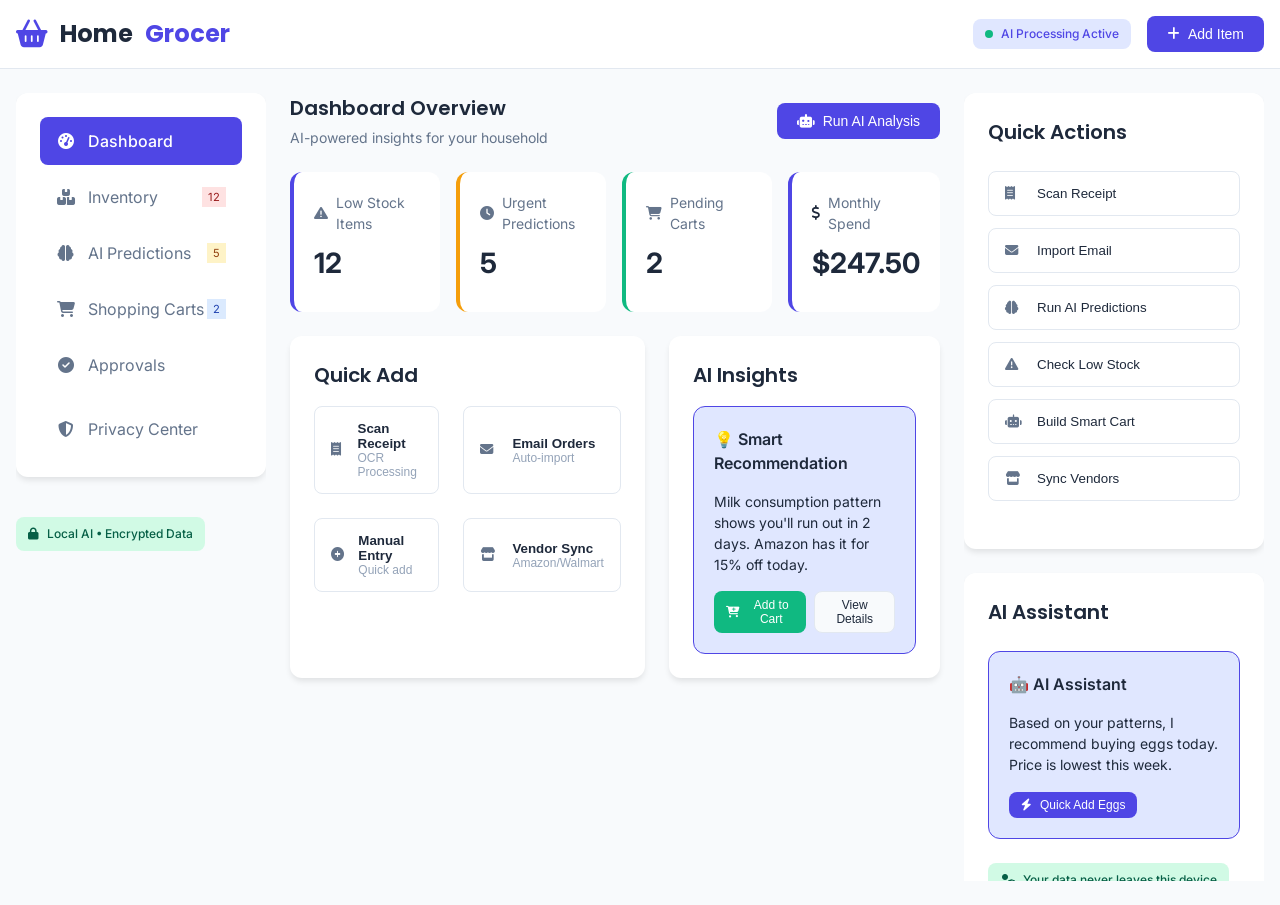
<file: templates/index.html>
<!DOCTYPE html>
<html lang="en">
<head>
    <meta charset="UTF-8">
    <meta name="viewport" content="width=device-width, initial-scale=1.0">
    <title>HomeGrocer - AI Shopping Assistant</title>
    
    <!-- Fonts & Icons -->
    <link rel="preconnect" href="https://fonts.googleapis.com">
    <link rel="preconnect" href="https://fonts.gstatic.com" crossorigin>
    <link href="https://fonts.googleapis.com/css2?family=Inter:wght@300;400;500;600;700;800&family=Poppins:wght@400;500;600;700;800&display=swap" rel="stylesheet">
    <link rel="stylesheet" href="https://cdnjs.cloudflare.com/ajax/libs/font-awesome/6.4.0/css/all.min.css">
    
    <!-- CSS -->
    <style>
        /* ===== CSS Reset & Variables ===== */
        :root {
            --primary: #4f46e5;
            --primary-dark: #4338ca;
            --primary-light: #e0e7ff;
            --secondary: #10b981;
            --warning: #f59e0b;
            --danger: #ef4444;
            --success: #10b981;
            --info: #3b82f6;
            
            --bg-primary: #ffffff;
            --bg-secondary: #f8fafc;
            --bg-sidebar: #0f172a;
            --bg-card: #ffffff;
            
            --text-primary: #1e293b;
            --text-secondary: #64748b;
            --text-muted: #94a3b8;
            
            --border: #e2e8f0;
            --border-light: #f1f5f9;
            
            --shadow-sm: 0 1px 2px 0 rgb(0 0 0 / 0.05);
            --shadow-md: 0 4px 6px -1px rgb(0 0 0 / 0.1);
            --shadow-lg: 0 10px 15px -3px rgb(0 0 0 / 0.1);
            --shadow-xl: 0 20px 25px -5px rgb(0 0 0 / 0.1);
            
            --radius-sm: 0.375rem;
            --radius-md: 0.5rem;
            --radius-lg: 0.75rem;
            --radius-xl: 1rem;
            
            --transition: all 0.2s ease;
        }
        
        * {
            margin: 0;
            padding: 0;
            box-sizing: border-box;
        }
        
        body {
            font-family: 'Inter', sans-serif;
            background: var(--bg-secondary);
            color: var(--text-primary);
            line-height: 1.5;
            min-height: 100vh;
            overflow-x: hidden;
        }
        
        /* ===== Utility Classes ===== */
        .container {
            max-width: 1400px;
            margin: 0 auto;
            padding: 0 1rem;
        }
        
        .card {
            background: var(--bg-card);
            border-radius: var(--radius-lg);
            box-shadow: var(--shadow-md);
            padding: 1.5rem;
            transition: var(--transition);
        }
        
        .card:hover {
            box-shadow: var(--shadow-lg);
        }
        
        .btn {
            display: inline-flex;
            align-items: center;
            gap: 0.5rem;
            padding: 0.625rem 1.25rem;
            border-radius: var(--radius-md);
            font-weight: 500;
            font-size: 0.875rem;
            cursor: pointer;
            transition: var(--transition);
            border: none;
            outline: none;
        }
        
        .btn-primary {
            background: var(--primary);
            color: white;
        }
        
        .btn-primary:hover {
            background: var(--primary-dark);
            transform: translateY(-1px);
        }
        
        .btn-secondary {
            background: var(--bg-secondary);
            color: var(--text-primary);
            border: 1px solid var(--border);
        }
        
        .btn-success {
            background: var(--success);
            color: white;
        }
        
        .btn-warning {
            background: var(--warning);
            color: white;
        }
        
        .btn-sm {
            padding: 0.375rem 0.75rem;
            font-size: 0.75rem;
        }
        
        .icon-btn {
            width: 2.5rem;
            height: 2.5rem;
            display: inline-flex;
            align-items: center;
            justify-content: center;
            border-radius: var(--radius-md);
            background: var(--bg-secondary);
            color: var(--text-secondary);
            border: 1px solid var(--border);
            cursor: pointer;
            transition: var(--transition);
        }
        
        .icon-btn:hover {
            background: var(--primary-light);
            color: var(--primary);
        }
        
        .badge {
            display: inline-flex;
            align-items: center;
            padding: 0.25rem 0.625rem;
            border-radius: 999px;
            font-size: 0.75rem;
            font-weight: 500;
        }
        
        .badge-success { background: #d1fae5; color: #065f46; }
        .badge-warning { background: #fef3c7; color: #92400e; }
        .badge-danger { background: #fee2e2; color: #991b1b; }
        .badge-info { background: #dbeafe; color: #1e40af; }
        .badge-secondary { background: var(--bg-secondary); color: var(--text-secondary); }
        
        .grid-2 { display: grid; grid-template-columns: repeat(2, 1fr); gap: 1.5rem; }
        .grid-3 { display: grid; grid-template-columns: repeat(3, 1fr); gap: 1.5rem; }
        .grid-4 { display: grid; grid-template-columns: repeat(4, 1fr); gap: 1.5rem; }
        
        .section {
            margin-bottom: 2rem;
        }
        
        .section-header {
            display: flex;
            justify-content: space-between;
            align-items: center;
            margin-bottom: 1.5rem;
        }
        
        .section-title {
            font-family: 'Poppins', sans-serif;
            font-weight: 600;
            font-size: 1.25rem;
            color: var(--text-primary);
        }
        
        .section-subtitle {
            font-size: 0.875rem;
            color: var(--text-secondary);
            margin-top: 0.25rem;
        }
        
        /* ===== Loading Screen ===== */
        .loading-screen {
            position: fixed;
            top: 0;
            left: 0;
            width: 100%;
            height: 100%;
            background: var(--bg-primary);
            display: flex;
            align-items: center;
            justify-content: center;
            z-index: 9999;
            transition: opacity 0.3s ease;
        }
        
        .loader {
            text-align: center;
        }
        
        .ai-loader {
            position: relative;
            width: 80px;
            height: 80px;
            margin: 0 auto 1rem;
        }
        
        .ai-loader i {
            font-size: 2.5rem;
            color: var(--primary);
            position: relative;
            z-index: 2;
        }
        
        .ai-loader::before {
            content: '';
            position: absolute;
            top: 50%;
            left: 50%;
            transform: translate(-50%, -50%);
            width: 100px;
            height: 100px;
            border-radius: 50%;
            background: var(--primary-light);
            animation: pulse 2s infinite;
        }
        
        @keyframes pulse {
            0% { opacity: 0.5; transform: translate(-50%, -50%) scale(0.8); }
            50% { opacity: 0.2; transform: translate(-50%, -50%) scale(1.2); }
            100% { opacity: 0.5; transform: translate(-50%, -50%) scale(0.8); }
        }
        
        /* ===== Header ===== */
        header {
            background: var(--bg-primary);
            border-bottom: 1px solid var(--border);
            position: sticky;
            top: 0;
            z-index: 100;
        }
        
        .header-container {
            display: flex;
            align-items: center;
            justify-content: space-between;
            padding: 1rem 0;
        }
        
        .logo {
            display: flex;
            align-items: center;
            gap: 0.75rem;
            font-family: 'Poppins', sans-serif;
            font-weight: 700;
            font-size: 1.5rem;
            color: var(--text-primary);
        }
        
        .logo i {
            color: var(--primary);
            font-size: 1.75rem;
        }
        
        .logo span {
            color: var(--primary);
        }
        
        .header-actions {
            display: flex;
            align-items: center;
            gap: 1rem;
        }
        
        .ai-status {
            display: flex;
            align-items: center;
            gap: 0.5rem;
            padding: 0.375rem 0.75rem;
            background: var(--primary-light);
            border-radius: var(--radius-md);
            font-size: 0.75rem;
            font-weight: 500;
            color: var(--primary);
        }
        
        .ai-status::before {
            content: '';
            width: 8px;
            height: 8px;
            background: var(--success);
            border-radius: 50%;
            animation: blink 2s infinite;
        }
        
        @keyframes blink {
            0%, 100% { opacity: 1; }
            50% { opacity: 0.5; }
        }
        
        /* ===== Main Layout ===== */
        .main-layout {
            display: grid;
            grid-template-columns: 250px 1fr 300px;
            gap: 1.5rem;
            padding: 1.5rem 0;
            min-height: calc(100vh - 73px);
        }
        
        /* ===== Sidebar Navigation ===== */
        .sidebar {
            position: sticky;
            top: 5rem;
            height: calc(100vh - 7rem);
            overflow-y: auto;
        }
        
        .sidebar-nav {
            display: flex;
            flex-direction: column;
            gap: 0.5rem;
        }
        
        .nav-item {
            display: flex;
            align-items: center;
            gap: 0.75rem;
            padding: 0.75rem 1rem;
            border-radius: var(--radius-md);
            color: var(--text-secondary);
            text-decoration: none;
            transition: var(--transition);
            position: relative;
        }
        
        .nav-item:hover {
            background: var(--primary-light);
            color: var(--primary);
        }
        
        .nav-item.active {
            background: var(--primary);
            color: white;
            font-weight: 500;
        }
        
        .nav-item i {
            width: 20px;
            text-align: center;
        }
        
        .nav-badge {
            position: absolute;
            right: 1rem;
            font-size: 0.7rem;
            padding: 0.125rem 0.375rem;
        }
        
        /* ===== Main Content ===== */
        .main-content {
            min-height: calc(100vh - 10rem);
        }
        
        /* ===== Dashboard Stats ===== */
        .stats-grid {
            display: grid;
            grid-template-columns: repeat(4, 1fr);
            gap: 1rem;
            margin-bottom: 2rem;
        }
        
        .stat-card {
            background: var(--bg-card);
            border-radius: var(--radius-lg);
            padding: 1.25rem;
            border-left: 4px solid var(--primary);
        }
        
        .stat-card.warning { border-color: var(--warning); }
        .stat-card.success { border-color: var(--success); }
        .stat-card.danger { border-color: var(--danger); }
        
        .stat-value {
            font-size: 1.75rem;
            font-weight: 700;
            margin: 0.5rem 0;
        }
        
        .stat-label {
            font-size: 0.875rem;
            color: var(--text-secondary);
            display: flex;
            align-items: center;
            gap: 0.5rem;
        }
        
        /* ===== Inventory Section ===== */
        .inventory-table {
            width: 100%;
            border-collapse: collapse;
            background: var(--bg-card);
            border-radius: var(--radius-lg);
            overflow: hidden;
            box-shadow: var(--shadow-sm);
        }
        
        .inventory-table th {
            background: var(--bg-secondary);
            padding: 1rem;
            text-align: left;
            font-weight: 600;
            color: var(--text-primary);
            border-bottom: 1px solid var(--border);
        }
        
        .inventory-table td {
            padding: 1rem;
            border-bottom: 1px solid var(--border-light);
        }
        
        .inventory-table tr:last-child td {
            border-bottom: none;
        }
        
        .inventory-table tr:hover {
            background: var(--bg-secondary);
        }
        
        .quantity-indicator {
            display: inline-flex;
            align-items: center;
            gap: 0.5rem;
        }
        
        .progress-bar {
            width: 100px;
            height: 6px;
            background: var(--border);
            border-radius: 3px;
            overflow: hidden;
        }
        
        .progress-fill {
            height: 100%;
            border-radius: 3px;
        }
        
        .progress-low { background: var(--danger); }
        .progress-medium { background: var(--warning); }
        .progress-high { background: var(--success); }
        
        /* ===== Prediction Cards ===== */
        .prediction-cards {
            display: grid;
            grid-template-columns: repeat(auto-fit, minmax(300px, 1fr));
            gap: 1rem;
        }
        
        .prediction-card {
            border: 1px solid var(--border);
            border-radius: var(--radius-lg);
            padding: 1.25rem;
            position: relative;
        }
        
        .prediction-card::before {
            content: '';
            position: absolute;
            top: 0;
            left: 0;
            width: 4px;
            height: 100%;
            border-radius: var(--radius-lg) 0 0 var(--radius-lg);
            background: var(--warning);
        }
        
        .prediction-card.urgent::before { background: var(--danger); }
        .prediction-card.normal::before { background: var(--success); }
        
        .prediction-header {
            display: flex;
            justify-content: space-between;
            align-items: start;
            margin-bottom: 0.75rem;
        }
        
        .confidence {
            font-size: 0.75rem;
            padding: 0.25rem 0.5rem;
            background: var(--primary-light);
            color: var(--primary);
            border-radius: var(--radius-sm);
        }
        
        /* ===== Shopping Cart ===== */
        .cart-item {
            display: flex;
            align-items: center;
            gap: 1rem;
            padding: 1rem;
            border: 1px solid var(--border);
            border-radius: var(--radius-md);
            margin-bottom: 0.75rem;
        }
        
        .cart-item-img {
            width: 60px;
            height: 60px;
            background: var(--bg-secondary);
            border-radius: var(--radius-md);
            display: flex;
            align-items: center;
            justify-content: center;
            font-size: 1.5rem;
            color: var(--text-muted);
        }
        
        .cart-item-details {
            flex: 1;
        }
        
        .cart-item-price {
            font-weight: 600;
            color: var(--text-primary);
        }
        
        .quantity-control {
            display: flex;
            align-items: center;
            gap: 0.5rem;
        }
        
        .quantity-btn {
            width: 28px;
            height: 28px;
            border-radius: var(--radius-sm);
            border: 1px solid var(--border);
            background: var(--bg-primary);
            cursor: pointer;
        }
        
        /* ===== Approval Section ===== */
        .approval-cards {
            display: grid;
            gap: 1rem;
        }
        
        .approval-card {
            border: 1px solid var(--border);
            border-radius: var(--radius-lg);
            padding: 1.5rem;
            display: grid;
            grid-template-columns: 1fr auto;
            gap: 1.5rem;
            align-items: center;
        }
        
        .approval-actions {
            display: flex;
            gap: 0.5rem;
        }
        
        /* ===== Quick Actions Panel ===== */
        .actions-panel {
            position: sticky;
            top: 5rem;
            height: calc(100vh - 7rem);
            overflow-y: auto;
        }
        
        .action-buttons {
            display: grid;
            gap: 0.75rem;
            margin-bottom: 1.5rem;
        }
        
        .action-btn {
            display: flex;
            align-items: center;
            gap: 0.75rem;
            padding: 0.875rem 1rem;
            background: var(--bg-primary);
            border: 1px solid var(--border);
            border-radius: var(--radius-md);
            color: var(--text-primary);
            font-weight: 500;
            cursor: pointer;
            transition: var(--transition);
            width: 100%;
            text-align: left;
        }
        
        .action-btn:hover {
            background: var(--primary-light);
            border-color: var(--primary);
            color: var(--primary);
        }
        
        .action-btn i {
            width: 20px;
            color: var(--text-secondary);
        }
        
        .action-btn:hover i {
            color: var(--primary);
        }
        
        /* ===== AI Insights ===== */
        .ai-insights {
            background: var(--primary-light);
            border: 1px solid var(--primary);
            border-radius: var(--radius-lg);
            padding: 1.25rem;
        }
        
        .insight-item {
            margin-top: 1rem;
            padding-top: 1rem;
            border-top: 1px solid rgba(79, 70, 229, 0.1);
        }
        
        .insight-item:first-child {
            margin-top: 0;
            padding-top: 0;
            border-top: none;
        }
        
        /* ===== Privacy Badge ===== */
        .privacy-badge {
            display: inline-flex;
            align-items: center;
            gap: 0.5rem;
            padding: 0.5rem 0.75rem;
            background: #d1fae5;
            color: #065f46;
            border-radius: var(--radius-md);
            font-size: 0.75rem;
            font-weight: 500;
            margin-top: 1rem;
        }
        
        /* ===== Responsive Design ===== */
        @media (max-width: 1200px) {
            .main-layout {
                grid-template-columns: 200px 1fr 250px;
            }
            
            .stats-grid {
                grid-template-columns: repeat(2, 1fr);
            }
        }
        
        @media (max-width: 992px) {
            .main-layout {
                grid-template-columns: 1fr;
            }
            
            .sidebar, .actions-panel {
                display: none;
            }
            
            .stats-grid {
                grid-template-columns: repeat(4, 1fr);
            }
        }
        
        @media (max-width: 768px) {
            .stats-grid {
                grid-template-columns: repeat(2, 1fr);
            }
            
            .grid-3, .grid-4 {
                grid-template-columns: repeat(2, 1fr);
            }
            
            .header-actions {
                display: none;
            }
        }
        
        @media (max-width: 576px) {
            .stats-grid,
            .grid-2,
            .grid-3,
            .grid-4 {
                grid-template-columns: 1fr;
            }
            
            .approval-card {
                grid-template-columns: 1fr;
            }
        }
        
        /* ===== Utility Classes ===== */
        .mb-1 { margin-bottom: 0.5rem; }
        .mb-2 { margin-bottom: 1rem; }
        .mb-3 { margin-bottom: 1.5rem; }
        .mt-1 { margin-top: 0.5rem; }
        .mt-2 { margin-top: 1rem; }
        .mt-3 { margin-top: 1.5rem; }
        
        .text-sm { font-size: 0.875rem; }
        .text-xs { font-size: 0.75rem; }
        
        .text-primary { color: var(--text-primary); }
        .text-secondary { color: var(--text-secondary); }
        .text-muted { color: var(--text-muted); }
        
        .font-semibold { font-weight: 600; }
        .font-bold { font-weight: 700; }
        
        .hidden { display: none; }
        .block { display: block; }
        .flex { display: flex; }
        .items-center { align-items: center; }
        .justify-between { justify-content: space-between; }
        .gap-2 { gap: 0.5rem; }
        .gap-3 { gap: 1rem; }
        .gap-4 { gap: 1.5rem; }
    </style>
</head>
<body>
    <!-- Loading Screen -->
    <div class="loading-screen" id="loadingScreen">
        <div class="loader">
            <div class="ai-loader">
                <i class="fas fa-robot"></i>
            </div>
            <p>Initializing AI Shopping Assistant...</p>
        </div>
    </div>

    <!-- Header -->
    <header>
        <div class="container">
            <div class="header-container">
                <div class="logo">
                    <i class="fas fa-shopping-basket"></i>
                    Home<span>Grocer</span>
                </div>
                
                <div class="header-actions">
                    <div class="ai-status">
                        AI Processing Active
                    </div>
                    
                    <button class="btn btn-primary" onclick="showAddItemModal()">
                        <i class="fas fa-plus"></i> Add Item
                    </button>
                </div>
            </div>
        </div>
    </header>

    <!-- Main Content -->
    <div class="container">
        <div class="main-layout">
            <!-- Left Sidebar - Navigation -->
            <nav class="sidebar">
                <div class="card mb-3">
                    <div class="sidebar-nav">
                        <a href="#dashboard" class="nav-item active" onclick="showSection('dashboard')">
                            <i class="fas fa-tachometer-alt"></i>
                            Dashboard
                        </a>
                        <a href="#inventory" class="nav-item" onclick="showSection('inventory')">
                            <i class="fas fa-boxes"></i>
                            Inventory
                            <span class="nav-badge badge-danger">12</span>
                        </a>
                        <a href="#predictions" class="nav-item" onclick="showSection('predictions')">
                            <i class="fas fa-brain"></i>
                            AI Predictions
                            <span class="nav-badge badge-warning">5</span>
                        </a>
                        <a href="#shopping" class="nav-item" onclick="showSection('shopping')">
                            <i class="fas fa-shopping-cart"></i>
                            Shopping Carts
                            <span class="nav-badge badge-info">2</span>
                        </a>
                        <a href="#approvals" class="nav-item" onclick="showSection('approvals')">
                            <i class="fas fa-check-circle"></i>
                            Approvals
                        </a>
                        <div class="nav-divider"></div>
                        <a href="#privacy" class="nav-item" onclick="showSection('privacy')">
                            <i class="fas fa-shield-alt"></i>
                            Privacy Center
                        </a>
                    </div>
                </div>
                
                <div class="privacy-badge">
                    <i class="fas fa-lock"></i>
                    Local AI • Encrypted Data
                </div>
            </nav>

            <!-- Main Content Area -->
            <main class="main-content">
                <!-- Dashboard Section -->
                <section id="dashboard" class="section active">
                    <div class="section-header">
                        <div>
                            <h1 class="section-title">Dashboard Overview</h1>
                            <p class="section-subtitle">AI-powered insights for your household</p>
                        </div>
                        <button class="btn btn-primary" onclick="runAIInsights()">
                            <i class="fas fa-robot"></i> Run AI Analysis
                        </button>
                    </div>

                    <!-- Stats Grid -->
                    <div class="stats-grid mb-3">
                        <div class="stat-card">
                            <div class="stat-label">
                                <i class="fas fa-exclamation-triangle text-danger"></i>
                                Low Stock Items
                            </div>
                            <div class="stat-value text-danger">12</div>
                        </div>
                        
                        <div class="stat-card warning">
                            <div class="stat-label">
                                <i class="fas fa-clock text-warning"></i>
                                Urgent Predictions
                            </div>
                            <div class="stat-value text-warning">5</div>
                        </div>
                        
                        <div class="stat-card success">
                            <div class="stat-label">
                                <i class="fas fa-shopping-cart text-success"></i>
                                Pending Carts
                            </div>
                            <div class="stat-value text-success">2</div>
                        </div>
                        
                        <div class="stat-card">
                            <div class="stat-label">
                                <i class="fas fa-dollar-sign text-primary"></i>
                                Monthly Spend
                            </div>
                            <div class="stat-value">$247.50</div>
                        </div>
                    </div>

                    <!-- Quick Actions -->
                    <div class="grid-2 mb-3">
                        <div class="card">
                            <h3 class="section-title mb-2">Quick Add</h3>
                            <div class="grid-2">
                                <button class="action-btn" onclick="showScanModal()">
                                    <i class="fas fa-receipt"></i>
                                    <div>
                                        <div class="font-semibold">Scan Receipt</div>
                                        <div class="text-xs text-muted">OCR Processing</div>
                                    </div>
                                </button>
                                <button class="action-btn" onclick="checkEmailOrders()">
                                    <i class="fas fa-envelope"></i>
                                    <div>
                                        <div class="font-semibold">Email Orders</div>
                                        <div class="text-xs text-muted">Auto-import</div>
                                    </div>
                                </button>
                                <button class="action-btn" onclick="showAddItemModal()">
                                    <i class="fas fa-plus-circle"></i>
                                    <div>
                                        <div class="font-semibold">Manual Entry</div>
                                        <div class="text-xs text-muted">Quick add</div>
                                    </div>
                                </button>
                                <button class="action-btn" onclick="openVendorIntegration()">
                                    <i class="fas fa-store"></i>
                                    <div>
                                        <div class="font-semibold">Vendor Sync</div>
                                        <div class="text-xs text-muted">Amazon/Walmart</div>
                                    </div>
                                </button>
                            </div>
                        </div>
                        
                        <div class="card">
                            <h3 class="section-title mb-2">AI Insights</h3>
                            <div class="ai-insights">
                                <p class="font-semibold mb-2">💡 Smart Recommendation</p>
                                <p class="text-sm mb-2">Milk consumption pattern shows you'll run out in 2 days. Amazon has it for 15% off today.</p>
                                <div class="flex gap-2">
                                    <button class="btn btn-success btn-sm" onclick="addToCart('milk')">
                                        <i class="fas fa-cart-plus"></i> Add to Cart
                                    </button>
                                    <button class="btn btn-secondary btn-sm">
                                        View Details
                                    </button>
                                </div>
                            </div>
                        </div>
                    </div>
                </section>

                <!-- Inventory Section (Hidden by default) -->
                <section id="inventory" class="section hidden">
                    <div class="section-header">
                        <div>
                            <h1 class="section-title">Household Inventory</h1>
                            <p class="section-subtitle">Track and manage your household items</p>
                        </div>
                        <div class="flex gap-2">
                            <button class="btn btn-secondary" onclick="exportInventory()">
                                <i class="fas fa-download"></i> Export
                            </button>
                            <button class="btn btn-primary" onclick="showAddItemModal()">
                                <i class="fas fa-plus"></i> Add Item
                            </button>
                        </div>
                    </div>

                    <div class="card">
                        <div class="flex justify-between items-center mb-3">
                            <div>
                                <h3 class="font-semibold">Current Inventory</h3>
                                <p class="text-sm text-muted">12 items low in stock</p>
                            </div>
                            <input type="text" placeholder="Search inventory..." style="padding: 0.5rem; border: 1px solid var(--border); border-radius: var(--radius-md);">
                        </div>
                        
                        <div class="overflow-auto">
                            <table class="inventory-table">
                                <thead>
                                    <tr>
                                        <th>Item</th>
                                        <th>Category</th>
                                        <th>Quantity</th>
                                        <th>Status</th>
                                        <th>Expiry</th>
                                        <th>Actions</th>
                                    </tr>
                                </thead>
                                <tbody id="inventoryTableBody">
                                    <!-- Inventory items will be loaded here -->
                                </tbody>
                            </table>
                        </div>
                    </div>
                </section>

                <!-- Predictions Section (Hidden by default) -->
                <section id="predictions" class="section hidden">
                    <div class="section-header">
                        <div>
                            <h1 class="section-title">AI Predictions</h1>
                            <p class="section-subtitle">Smart forecasting and recommendations</p>
                        </div>
                        <button class="btn btn-primary" onclick="generatePredictions()">
                            <i class="fas fa-brain"></i> Generate Predictions
                        </button>
                    </div>

                    <div class="prediction-cards" id="predictionCards">
                        <!-- Prediction cards will be loaded here -->
                    </div>
                </section>

                <!-- Shopping Carts Section (Hidden by default) -->
                <section id="shopping" class="section hidden">
                    <div class="section-header">
                        <div>
                            <h1 class="section-title">Shopping Carts</h1>
                            <p class="section-subtitle">Manage your automated shopping carts</p>
                        </div>
                        <div class="flex gap-2">
                            <button class="btn btn-secondary" onclick="syncWithVendors()">
                                <i class="fas fa-sync"></i> Sync Prices
                            </button>
                            <button class="btn btn-primary" onclick="buildAICart()">
                                <i class="fas fa-robot"></i> AI Build Cart
                            </button>
                        </div>
                    </div>

                    <div class="grid-2">
                        <div class="card">
                            <h3 class="section-title mb-3">Active Cart</h3>
                            <div id="cartItems">
                                <!-- Cart items will be loaded here -->
                            </div>
                            <div class="flex justify-between items-center mt-3 pt-3 border-t">
                                <div>
                                    <div class="text-sm text-muted">Total</div>
                                    <div class="font-bold text-lg">$87.45</div>
                                </div>
                                <div class="flex gap-2">
                                    <button class="btn btn-secondary" onclick="clearCart()">Clear</button>
                                    <button class="btn btn-success" onclick="requestApproval()">Request Approval</button>
                                </div>
                            </div>
                        </div>
                        
                        <div class="card">
                            <h3 class="section-title mb-3">Vendor Comparison</h3>
                            <div class="space-y-3" id="vendorComparison">
                                <!-- Vendor comparison will be loaded here -->
                            </div>
                        </div>
                    </div>
                </section>

                <!-- Approvals Section (Hidden by default) -->
                <section id="approvals" class="section hidden">
                    <div class="section-header">
                        <div>
                            <h1 class="section-title">Approval Requests</h1>
                            <p class="section-subtitle">Review and approve shopping carts</p>
                        </div>
                    </div>

                    <div class="approval-cards" id="approvalCards">
                        <!-- Approval cards will be loaded here -->
                    </div>
                </section>

                <!-- Privacy Center Section (Hidden by default) -->
                <section id="privacy" class="section hidden">
                    <div class="section-header">
                        <div>
                            <h1 class="section-title">Privacy Center</h1>
                            <p class="section-subtitle">Your data is encrypted and stays local</p>
                        </div>
                    </div>

                    <div class="grid-2">
                        <div class="card">
                            <h3 class="section-title mb-3">Privacy Controls</h3>
                            <div class="space-y-3">
                                <div class="flex justify-between items-center">
                                    <div>
                                        <div class="font-semibold">Local AI Processing</div>
                                        <div class="text-sm text-muted">All ML runs on your device</div>
                                    </div>
                                    <div class="badge badge-success">Active</div>
                                </div>
                                
                                <div class="flex justify-between items-center">
                                    <div>
                                        <div class="font-semibold">End-to-End Encryption</div>
                                        <div class="text-sm text-muted">Your data is encrypted</div>
                                    </div>
                                    <div class="badge badge-success">Active</div>
                                </div>
                                
                                <div class="flex justify-between items-center">
                                    <div>
                                        <div class="font-semibold">No Cloud Storage</div>
                                        <div class="text-sm text-muted">Data stays on your device</div>
                                    </div>
                                    <div class="badge badge-success">Active</div>
                                </div>
                            </div>
                        </div>
                        
                        <div class="card">
                            <h3 class="section-title mb-3">Data Management</h3>
                            <div class="space-y-3">
                                <button class="action-btn" onclick="exportAllData()">
                                    <i class="fas fa-download"></i>
                                    <div>
                                        <div class="font-semibold">Export All Data</div>
                                        <div class="text-xs text-muted">Download encrypted backup</div>
                                    </div>
                                </button>
                                
                                <button class="action-btn" onclick="purgeData()">
                                    <i class="fas fa-trash"></i>
                                    <div>
                                        <div class="font-semibold">Purge All Data</div>
                                        <div class="text-xs text-muted">Permanently delete everything</div>
                                    </div>
                                </button>
                                
                                <button class="action-btn" onclick="auditLogs()">
                                    <i class="fas fa-clipboard-list"></i>
                                    <div>
                                        <div class="font-semibold">View Audit Log</div>
                                        <div class="text-xs text-muted">Complete activity history</div>
                                    </div>
                                </button>
                            </div>
                        </div>
                    </div>
                </section>
            </main>

            <!-- Right Panel - Quick Actions -->
            <aside class="actions-panel">
                <div class="card mb-3">
                    <h3 class="section-title mb-3">Quick Actions</h3>
                    <div class="action-buttons">
                        <button class="action-btn" onclick="scanReceipt()">
                            <i class="fas fa-receipt"></i>
                            Scan Receipt
                        </button>
                        <button class="action-btn" onclick="importEmail()">
                            <i class="fas fa-envelope"></i>
                            Import Email
                        </button>
                        <button class="action-btn" onclick="runPredictions()">
                            <i class="fas fa-brain"></i>
                            Run AI Predictions
                        </button>
                        <button class="action-btn" onclick="checkLowStock()">
                            <i class="fas fa-exclamation-triangle"></i>
                            Check Low Stock
                        </button>
                        <button class="action-btn" onclick="buildSmartCart()">
                            <i class="fas fa-robot"></i>
                            Build Smart Cart
                        </button>
                        <button class="action-btn" onclick="syncVendors()">
                            <i class="fas fa-store"></i>
                            Sync Vendors
                        </button>
                    </div>
                </div>

                <div class="card">
                    <h3 class="section-title mb-3">AI Assistant</h3>
                    <div class="ai-insights">
                        <p class="font-semibold mb-2">🤖 AI Assistant</p>
                        <p class="text-sm mb-2">Based on your patterns, I recommend buying eggs today. Price is lowest this week.</p>
                        <button class="btn btn-primary btn-sm" onclick="addEggsToCart()">
                            <i class="fas fa-bolt"></i> Quick Add Eggs
                        </button>
                    </div>
                    
                    <div class="privacy-badge mt-3">
                        <i class="fas fa-user-shield"></i>
                        Your data never leaves this device
                    </div>
                </div>
            </aside>
        </div>
    </div>

    <!-- Modals -->
    <div class="modal hidden" id="addItemModal">
        <!-- Add Item Modal -->
    </div>

    <!-- JavaScript -->
    <script>
        // Initialize the application
        document.addEventListener('DOMContentLoaded', function() {
            // Hide loading screen after 1.5 seconds
            setTimeout(() => {
                document.getElementById('loadingScreen').style.opacity = '0';
                setTimeout(() => {
                    document.getElementById('loadingScreen').style.display = 'none';
                }, 300);
            }, 1500);
            
            // Load initial data
            loadInventory();
            loadPredictions();
            loadCart();
            loadApprovals();
            
            // Set up keyboard shortcuts
            setupKeyboardShortcuts();
        });
        
        // Section Navigation
        function showSection(sectionId) {
            // Hide all sections
            document.querySelectorAll('.section').forEach(section => {
                section.classList.add('hidden');
            });
            
            // Show selected section
            document.getElementById(sectionId).classList.remove('hidden');
            
            // Update active nav item
            document.querySelectorAll('.nav-item').forEach(item => {
                item.classList.remove('active');
            });
            event.target.classList.add('active');
        }
        
        // Load Inventory Data
        async function loadInventory() {
            const tableBody = document.getElementById('inventoryTableBody');
            tableBody.innerHTML = `
                <tr>
                    <td class="flex items-center gap-3">
                        <div style="width: 40px; height: 40px; background: #e0e7ff; border-radius: 8px; display: flex; align-items: center; justify-content: center;">
                            <i class="fas fa-wine-bottle" style="color: #4f46e5;"></i>
                        </div>
                        <div>
                            <div class="font-semibold">Milk</div>
                            <div class="text-sm text-muted">Organic Whole</div>
                        </div>
                    </td>
                    <td>Dairy</td>
                    <td>
                        <div class="quantity-indicator">
                            <span>0.5L</span>
                            <div class="progress-bar">
                                <div class="progress-fill progress-low" style="width: 20%"></div>
                            </div>
                        </div>
                    </td>
                    <td><span class="badge badge-danger">Low</span></td>
                    <td>2 days</td>
                    <td>
                        <div class="flex gap-1">
                            <button class="icon-btn" onclick="restockItem('milk')">
                                <i class="fas fa-sync"></i>
                            </button>
                            <button class="icon-btn" onclick="editItem('milk')">
                                <i class="fas fa-edit"></i>
                            </button>
                        </div>
                    </td>
                </tr>
                <tr>
                    <td class="flex items-center gap-3">
                        <div style="width: 40px; height: 40px; background: #d1fae5; border-radius: 8px; display: flex; align-items: center; justify-content: center;">
                            <i class="fas fa-egg" style="color: #10b981;"></i>
                        </div>
                        <div>
                            <div class="font-semibold">Eggs</div>
                            <div class="text-sm text-muted">Large Brown</div>
                        </div>
                    </td>
                    <td>Protein</td>
                    <td>
                        <div class="quantity-indicator">
                            <span>6 pieces</span>
                            <div class="progress-bar">
                                <div class="progress-fill progress-medium" style="width: 40%"></div>
                            </div>
                        </div>
                    </td>
                    <td><span class="badge badge-warning">Medium</span></td>
                    <td>7 days</td>
                    <td>
                        <div class="flex gap-1">
                            <button class="icon-btn" onclick="restockItem('eggs')">
                                <i class="fas fa-sync"></i>
                            </button>
                            <button class="icon-btn" onclick="editItem('eggs')">
                                <i class="fas fa-edit"></i>
                            </button>
                        </div>
                    </td>
                </tr>
            `;
        }
        
        // Load Predictions
        async function loadPredictions() {
            const container = document.getElementById('predictionCards');
            container.innerHTML = `
                <div class="prediction-card urgent">
                    <div class="prediction-header">
                        <div>
                            <div class="font-semibold">Milk</div>
                            <div class="text-sm text-muted">Will run out in 2 days</div>
                        </div>
                        <span class="confidence">85%</span>
                    </div>
                    <p class="text-sm mb-2">Based on daily consumption of 0.5L</p>
                    <div class="flex gap-2">
                        <button class="btn btn-success btn-sm" onclick="addToCart('milk')">
                            <i class="fas fa-cart-plus"></i> Add to Cart
                        </button>
                        <button class="btn btn-secondary btn-sm">
                            Snooze
                        </button>
                    </div>
                </div>
                
                <div class="prediction-card">
                    <div class="prediction-header">
                        <div>
                            <div class="font-semibold">Bread</div>
                            <div class="text-sm text-muted">Will run out in 4 days</div>
                        </div>
                        <span class="confidence">78%</span>
                    </div>
                    <p class="text-sm mb-2">Weekly consumption pattern detected</p>
                    <div class="flex gap-2">
                        <button class="btn btn-success btn-sm" onclick="addToCart('bread')">
                            <i class="fas fa-cart-plus"></i> Add to Cart
                        </button>
                        <button class="btn btn-secondary btn-sm">
                            Snooze
                        </button>
                    </div>
                </div>
            `;
        }
        
        // Load Shopping Cart
        async function loadCart() {
            const container = document.getElementById('cartItems');
            container.innerHTML = `
                <div class="cart-item">
                    <div class="cart-item-img">
                        <i class="fas fa-wine-bottle"></i>
                    </div>
                    <div class="cart-item-details">
                        <div class="font-semibold">Milk - Organic Whole</div>
                        <div class="text-sm text-muted">1L Carton</div>
                    </div>
                    <div class="cart-item-price">$4.99</div>
                    <div class="quantity-control">
                        <button class="quantity-btn" onclick="updateQuantity(-1)">-</button>
                        <span>1</span>
                        <button class="quantity-btn" onclick="updateQuantity(1)">+</button>
                    </div>
                    <button class="icon-btn" onclick="removeFromCart()">
                        <i class="fas fa-trash"></i>
                    </button>
                </div>
            `;
            
            const vendorContainer = document.getElementById('vendorComparison');
            vendorContainer.innerHTML = `
                <div class="flex justify-between items-center">
                    <div>
                        <div class="font-semibold">Amazon Fresh</div>
                        <div class="text-sm text-muted">Delivery: Tomorrow</div>
                    </div>
                    <div class="font-bold">$87.45</div>
                </div>
                <div class="flex justify-between items-center">
                    <div>
                        <div class="font-semibold">Walmart</div>
                        <div class="text-sm text-muted">Delivery: Today</div>
                    </div>
                    <div class="font-bold">$92.30</div>
                </div>
            `;
        }
        
        // Load Approvals
        async function loadApprovals() {
            const container = document.getElementById('approvalCards');
            container.innerHTML = `
                <div class="approval-card">
                    <div>
                        <div class="font-semibold">Weekly Grocery Restock</div>
                        <div class="text-sm text-muted">Contains 12 items • Amazon Fresh</div>
                        <div class="font-bold mt-1">$87.45</div>
                    </div>
                    <div class="approval-actions">
                        <button class="btn btn-success" onclick="approveCart()">
                            <i class="fas fa-check"></i> Approve
                        </button>
                        <button class="btn btn-danger" onclick="rejectCart()">
                            <i class="fas fa-times"></i> Reject
                        </button>
                    </div>
                </div>
            `;
        }
        
        // Action Functions
        function showAddItemModal() {
            alert('Add Item Modal would open here');
            // In a real app, this would show a modal
        }
        
        function showScanModal() {
            alert('Scan Receipt Modal would open here with OCR processing');
        }
        
        function checkEmailOrders() {
            alert('Checking email for Amazon/Walmart orders...');
        }
        
        function runAIInsights() {
            alert('Running AI analysis on consumption patterns...');
        }
        
        function generatePredictions() {
            alert('Generating AI predictions based on inventory and patterns...');
            loadPredictions();
        }
        
        function buildAICart() {
            alert('AI is building an optimized shopping cart...');
            loadCart();
        }
        
        function syncWithVendors() {
            alert('Syncing prices with Amazon and Walmart...');
        }
        
        function requestApproval() {
            alert('Cart sent for approval');
        }
        
        function addToCart(item) {
            alert(`${item} added to cart`);
        }
        
        function approveCart() {
            alert('Cart approved! Ready for ordering.');
        }
        
        function rejectCart() {
            alert('Cart rejected for modifications.');
        }
        
        function exportInventory() {
            alert('Inventory exported as encrypted CSV');
        }
        
        // Keyboard Shortcuts
        function setupKeyboardShortcuts() {
            document.addEventListener('keydown', (e) => {
                // Ctrl + K for search
                if (e.ctrlKey && e.key === 'k') {
                    e.preventDefault();
                    document.querySelector('input[type="text"]').focus();
                }
                
                // Ctrl + A to add item
                if (e.ctrlKey && e.key === 'a') {
                    e.preventDefault();
                    showAddItemModal();
                }
                
                // Ctrl + P for predictions
                if (e.ctrlKey && e.key === 'p') {
                    e.preventDefault();
                    showSection('predictions');
                }
            });
        }
        
        // Privacy Functions
        function exportAllData() {
            alert('All data exported with encryption');
        }
        
        function purgeData() {
            if (confirm('Are you sure? This will permanently delete all data.')) {
                alert('All data purged from device');
            }
        }
        
        function auditLogs() {
            alert('Showing complete audit log');
        }
        
        // Demo functions for quick actions
        function scanReceipt() {
            showScanModal();
        }
        
        function importEmail() {
            checkEmailOrders();
        }
        
        function runPredictions() {
            generatePredictions();
        }
        
        function checkLowStock() {
            showSection('inventory');
        }
        
        function buildSmartCart() {
            buildAICart();
        }
        
        function syncVendors() {
            syncWithVendors();
        }
        
        function addEggsToCart() {
            addToCart('eggs');
        }
    </script>
</body>
</html>
</file>
